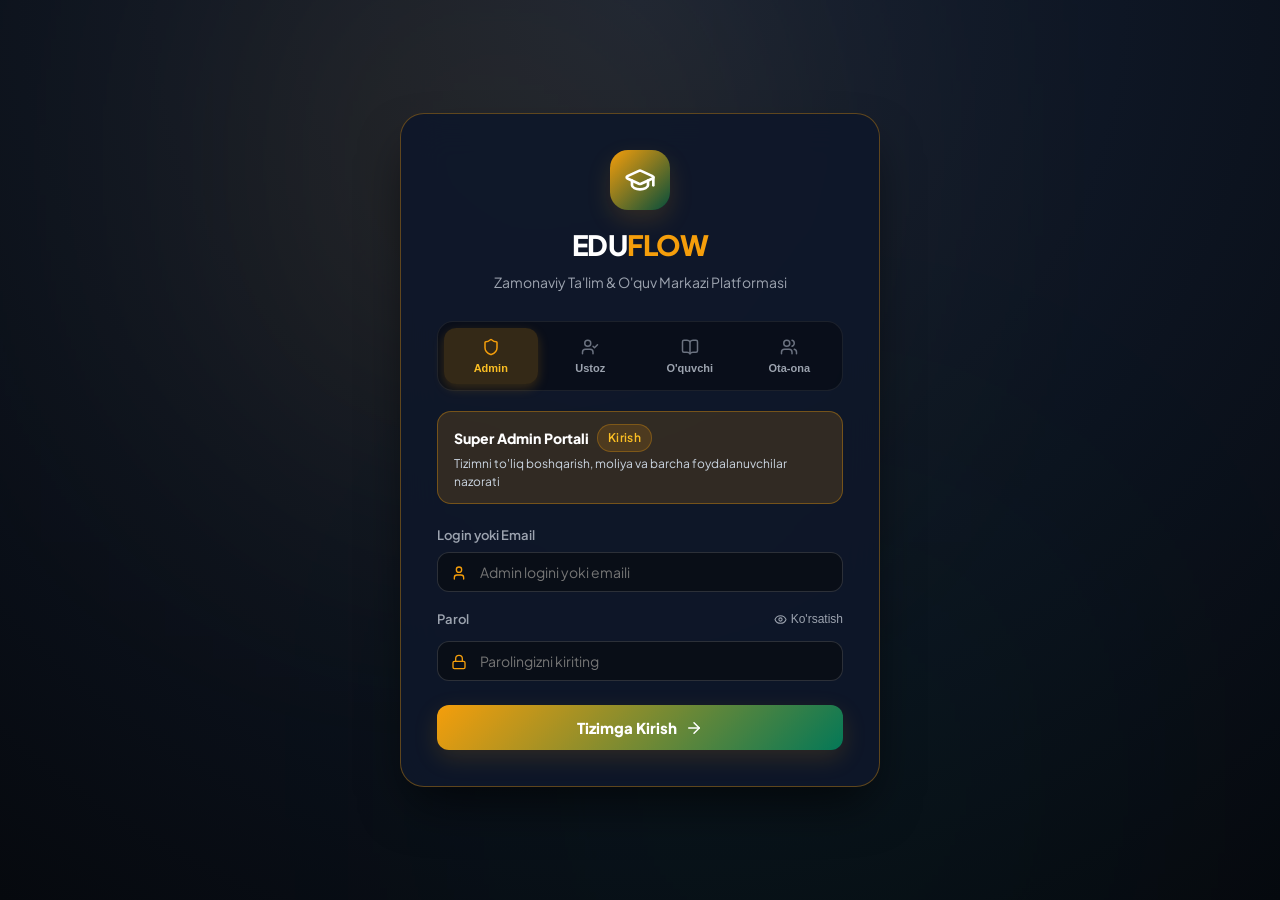
<file: index.html>
<!doctype html>
<html lang="uz">
  <head>
    <meta charset="UTF-8" />
    <meta name="viewport" content="width=device-width, initial-scale=1.0" />
    <meta name="description" content="EduFlow — o'quv markazi ma'muriyati, o'qituvchilari va talabalari uchun yaxlit ta'limni boshqarish platformasi." />
    <title>EduFlow — O'quv Markazini Boshqarish Tizimi</title>
    <link rel="icon" type="image/svg+xml" href="data:image/svg+xml,<svg xmlns=%22http://www.w3.org/2000/svg%22 viewBox=%220 0 24 24%22 fill=%22none%22 stroke=%22%2310b981%22 stroke-width=%222%22 stroke-linecap=%22round%22 stroke-linejoin=%22round%22><path d=%22M22 10v6M2 10l10-5 10 5-10 5z%22/><path d=%22M6 12v5c3 3 9 3 12 0v-5%22/></svg>" />
    <script type="module" crossorigin src="./assets/index-COGG51qW.js"></script>
    <link rel="stylesheet" crossorigin href="./assets/index-CcqM_Du0.css">
  </head>
  <body>
    <div id="root"></div>
  </body>
</html>
</file>
<file: assets/index-CcqM_Du0.css>
@import "https://fonts.googleapis.com/css2?family=Plus+Jakarta+Sans:wght@300;400;500;600;700;800&display=swap";:root{--font-sans:"Plus Jakarta Sans", system-ui, -apple-system, sans-serif;--bg-app:#080c14;--bg-sidebar:#0d131f;--bg-card:#121a29;--bg-card-hover:#172236;--bg-input:#090e17;--bg-modal:#111928;--border-subtle:#ffffff12;--border-strong:#ffffff24;--border-emerald:#10b98159;--border-amber:#f59e0b59;--emerald-50:#ecfdf5;--emerald-400:#34d399;--emerald-500:#10b981;--emerald-600:#059669;--emerald-700:#047857;--emerald-glow:#10b98140;--amber-400:#fbbf24;--amber-500:#f59e0b;--amber-600:#d97706;--amber-glow:#f59e0b40;--violet-400:#a78bfa;--violet-500:#8b5cf6;--violet-glow:#8b5cf640;--rose-400:#fb7185;--rose-500:#f43f5e;--rose-glow:#f43f5e40;--text-pure:#fff;--text-main:#f3f4f6;--text-muted:#9ca3af;--text-dim:#6b7280;--shadow-card:0 10px 30px -10px #00000080;--shadow-glow-emerald:0 0 25px -5px #10b9814d;--shadow-glow-amber:0 0 25px -5px #f59e0b4d;--radius-sm:8px;--radius-md:12px;--radius-lg:16px;--radius-xl:22px}*{box-sizing:border-box;margin:0;padding:0}body{font-family:var(--font-sans);background-color:var(--bg-app);color:var(--text-main);-webkit-font-smoothing:antialiased;min-height:100vh;line-height:1.5;overflow-x:hidden}#root{flex-direction:column;min-height:100vh;display:flex}::-webkit-scrollbar{width:6px;height:6px}::-webkit-scrollbar-track{background:var(--bg-app)}::-webkit-scrollbar-thumb{background:#ffffff26;border-radius:999px}::-webkit-scrollbar-thumb:hover{background:var(--emerald-500)}a{color:var(--emerald-400);text-decoration:none;transition:color .15s}a:hover{color:var(--emerald-500)}.btn{border-radius:var(--radius-md);font-family:var(--font-sans);cursor:pointer;white-space:nowrap;border:1px solid #0000;outline:none;justify-content:center;align-items:center;gap:8px;padding:10px 18px;font-size:14px;font-weight:600;transition:all .2s cubic-bezier(.4,0,.2,1);display:inline-flex}.btn-primary{color:#fff;background:linear-gradient(135deg,#10b981 0%,#059669 100%);box-shadow:0 4px 14px #10b98159}.btn-primary:hover{background:linear-gradient(135deg,#34d399 0%,#059669 100%);transform:translateY(-1px);box-shadow:0 6px 20px #10b98180}.btn-amber{color:#fff;background:linear-gradient(135deg,#f59e0b 0%,#d97706 100%);box-shadow:0 4px 14px #f59e0b59}.btn-amber:hover{transform:translateY(-1px);box-shadow:0 6px 20px #f59e0b80}.btn-secondary{color:var(--text-main);border:1px solid var(--border-strong);background:#ffffff0d}.btn-secondary:hover{color:var(--text-pure);background:#ffffff1a;border-color:#ffffff40}.btn-danger{color:var(--rose-400);background:#f43f5e1f;border:1px solid #f43f5e40}.btn-danger:hover{background:var(--rose-500);color:#fff;border-color:var(--rose-500);box-shadow:0 4px 14px #f43f5e59}.btn-ghost{color:var(--text-muted);background:0 0}.btn-ghost:hover{color:var(--text-main);background:#ffffff0f}.btn-sm{border-radius:var(--radius-sm);padding:6px 12px;font-size:13px}.btn-icon{border-radius:var(--radius-sm);padding:8px}.badge{letter-spacing:.3px;border-radius:999px;align-items:center;gap:5px;padding:4px 10px;font-size:12px;font-weight:600;display:inline-flex}.badge-emerald{color:#34d399;background:#10b98124;border:1px solid #10b9814d}.badge-amber{color:#fbbf24;background:#f59e0b24;border:1px solid #f59e0b4d}.badge-violet{color:#c084fc;background:#8b5cf624;border:1px solid #8b5cf64d}.badge-rose{color:#fb7185;background:#f43f5e24;border:1px solid #f43f5e4d}.badge-slate{color:var(--text-muted);border:1px solid var(--border-subtle);background:#ffffff14}.card{background:var(--bg-card);border:1px solid var(--border-subtle);border-radius:var(--radius-lg);box-shadow:var(--shadow-card);padding:24px;transition:all .25s;position:relative}.card:hover{border-color:var(--border-strong)}.card-emerald{border-left:4px solid var(--emerald-500)}.card-amber{border-left:4px solid var(--amber-500)}.card-violet{border-left:4px solid var(--violet-500)}.card-rose{border-left:4px solid var(--rose-500)}.card-cyan{border-left:4px solid #06b6d4}.badge-cyan{color:#22d3ee;background:#06b6d424;border:1px solid #06b6d44d}.stat-grid{grid-template-columns:repeat(auto-fit,minmax(240px,1fr));gap:20px;margin-bottom:28px;display:grid}.stat-card{background:var(--bg-card);border:1px solid var(--border-subtle);border-radius:var(--radius-lg);justify-content:space-between;align-items:center;padding:20px;transition:transform .2s,border-color .2s;display:flex;position:relative;overflow:hidden}.stat-card:hover{border-color:var(--border-emerald);transform:translateY(-2px)}.stat-icon{border-radius:var(--radius-md);flex-shrink:0;justify-content:center;align-items:center;width:52px;height:52px;display:flex}.stat-icon.emerald{color:#34d399;background:#10b9811f}.stat-icon.amber{color:#fbbf24;background:#f59e0b1f}.stat-icon.violet{color:#c084fc;background:#8b5cf61f}.stat-icon.rose{color:#fb7185;background:#f43f5e1f}.stat-value{color:var(--text-pure);letter-spacing:-.5px;margin-top:4px;font-size:28px;font-weight:800}.stat-label{color:var(--text-muted);text-transform:uppercase;letter-spacing:.5px;font-size:13px;font-weight:500}.form-group{flex-direction:column;gap:6px;margin-bottom:18px;display:flex}.form-label{color:var(--text-muted);font-size:13px;font-weight:600}.form-input,.form-select,.form-textarea{background:var(--bg-input);border:1px solid var(--border-strong);border-radius:var(--radius-md);font-family:var(--font-sans);color:var(--text-main);outline:none;width:100%;padding:10px 14px;font-size:14px;transition:border-color .2s,box-shadow .2s}.form-input:focus,.form-select:focus,.form-textarea:focus{border-color:var(--emerald-500);box-shadow:0 0 0 3px var(--emerald-glow)}.form-select{cursor:pointer}.form-select option{background:var(--bg-card);color:var(--text-main)}.form-textarea{resize:vertical;min-height:90px}.table-container{border-radius:var(--radius-md);border:1px solid var(--border-subtle);width:100%;overflow-x:auto}.table{border-collapse:collapse;text-align:left;width:100%;font-size:14px}.table th{color:var(--text-muted);border-bottom:1px solid var(--border-subtle);text-transform:uppercase;letter-spacing:.6px;background:#ffffff05;padding:14px 18px;font-size:12px;font-weight:600}.table td{border-bottom:1px solid var(--border-subtle);color:var(--text-main);padding:14px 18px}.table tbody tr{transition:background-color .15s}.table tbody tr:hover{background-color:#ffffff08}.modal-overlay{-webkit-backdrop-filter:blur(8px);backdrop-filter:blur(8px);z-index:1000;background:#000000bf;justify-content:center;align-items:center;padding:20px;animation:.2s fadeIn;display:flex;position:fixed;inset:0}.modal-box{background:var(--bg-modal);border:1px solid var(--border-strong);border-radius:var(--radius-xl);width:100%;max-width:540px;max-height:90vh;animation:.25s cubic-bezier(.16,1,.3,1) slideUp;overflow-y:auto;box-shadow:0 25px 50px -12px #000000d9}.modal-header{border-bottom:1px solid var(--border-subtle);justify-content:space-between;align-items:center;padding:20px 24px;display:flex}.modal-title{color:var(--text-pure);font-size:18px;font-weight:700}.modal-body{padding:24px}.modal-footer{border-top:1px solid var(--border-subtle);background:#ffffff04;justify-content:flex-end;align-items:center;gap:12px;padding:16px 24px;display:flex}@keyframes fadeIn{0%{opacity:0}to{opacity:1}}@keyframes slideUp{0%{opacity:0;transform:translateY(16px)}to{opacity:1;transform:translateY(0)}}.spinner{border:3px solid #10b98133;border-top-color:var(--emerald-500);border-radius:50%;width:24px;height:24px;animation:.7s linear infinite spin;display:inline-block}@keyframes spin{to{transform:rotate(360deg)}}.empty-state{text-align:center;color:var(--text-muted);padding:48px 24px}.empty-icon{width:64px;height:64px;color:var(--text-dim);margin:0 auto 16px}.toast-container{z-index:2000;flex-direction:column;gap:12px;display:flex;position:fixed;bottom:24px;right:24px}.toast{background:var(--bg-card);border:1px solid var(--border-strong);border-radius:var(--radius-md);box-shadow:var(--shadow-card);align-items:center;gap:12px;min-width:280px;max-width:400px;padding:14px 20px;font-size:14px;animation:.2s slideUp;display:flex}.toast-success{border-left:4px solid var(--emerald-500)}.toast-error{border-left:4px solid var(--rose-500)}.toast-info{border-left:4px solid var(--amber-500)}.app-container{min-height:100vh;display:flex}.sidebar{background:var(--bg-sidebar);border-right:1px solid var(--border-subtle);z-index:50;flex-direction:column;flex-shrink:0;width:260px;height:100vh;transition:width .2s;display:flex;position:sticky;top:0}.sidebar-logo{border-bottom:1px solid var(--border-subtle);align-items:center;gap:12px;padding:24px 20px;display:flex}.sidebar-brand-icon{color:#fff;background:linear-gradient(135deg,#10b981 0%,#047857 100%);border-radius:10px;justify-content:center;align-items:center;width:38px;height:38px;display:flex;box-shadow:0 4px 12px #10b9814d}.sidebar-nav{flex-direction:column;flex:1;gap:4px;padding:16px 12px;display:flex;overflow-y:auto}.nav-item{border-radius:var(--radius-md);color:var(--text-muted);cursor:pointer;border:1px solid #0000;align-items:center;gap:12px;padding:10px 14px;font-size:14px;font-weight:600;text-decoration:none;transition:all .15s;display:flex}.nav-item:hover{color:var(--text-main);background:#ffffff0a}.nav-item.active{color:#34d399;background:#10b9811f;border-color:#10b98140}.sidebar-footer{border-top:1px solid var(--border-subtle);padding:16px}.main-content{background-color:var(--bg-app);flex-direction:column;flex:1;min-width:0;display:flex}.top-navbar{border-bottom:1px solid var(--border-subtle);-webkit-backdrop-filter:blur(12px);backdrop-filter:blur(12px);z-index:40;background:#0d131fb3;justify-content:space-between;align-items:center;height:70px;padding:0 28px;display:flex;position:sticky;top:0}.page-body{flex:1;padding:28px}.page-header{flex-wrap:wrap;justify-content:space-between;align-items:center;gap:16px;margin-bottom:24px;display:flex}.page-title{color:var(--text-pure);letter-spacing:-.5px;font-size:24px;font-weight:800}.page-subtitle{color:var(--text-muted);margin-top:4px;font-size:14px}.demo-role-banner{border-radius:var(--radius-md);color:var(--amber-400);background:#f59e0b1a;border:1px dashed #f59e0b66;align-items:center;gap:12px;padding:8px 14px;font-size:13px;display:flex}
</file>
